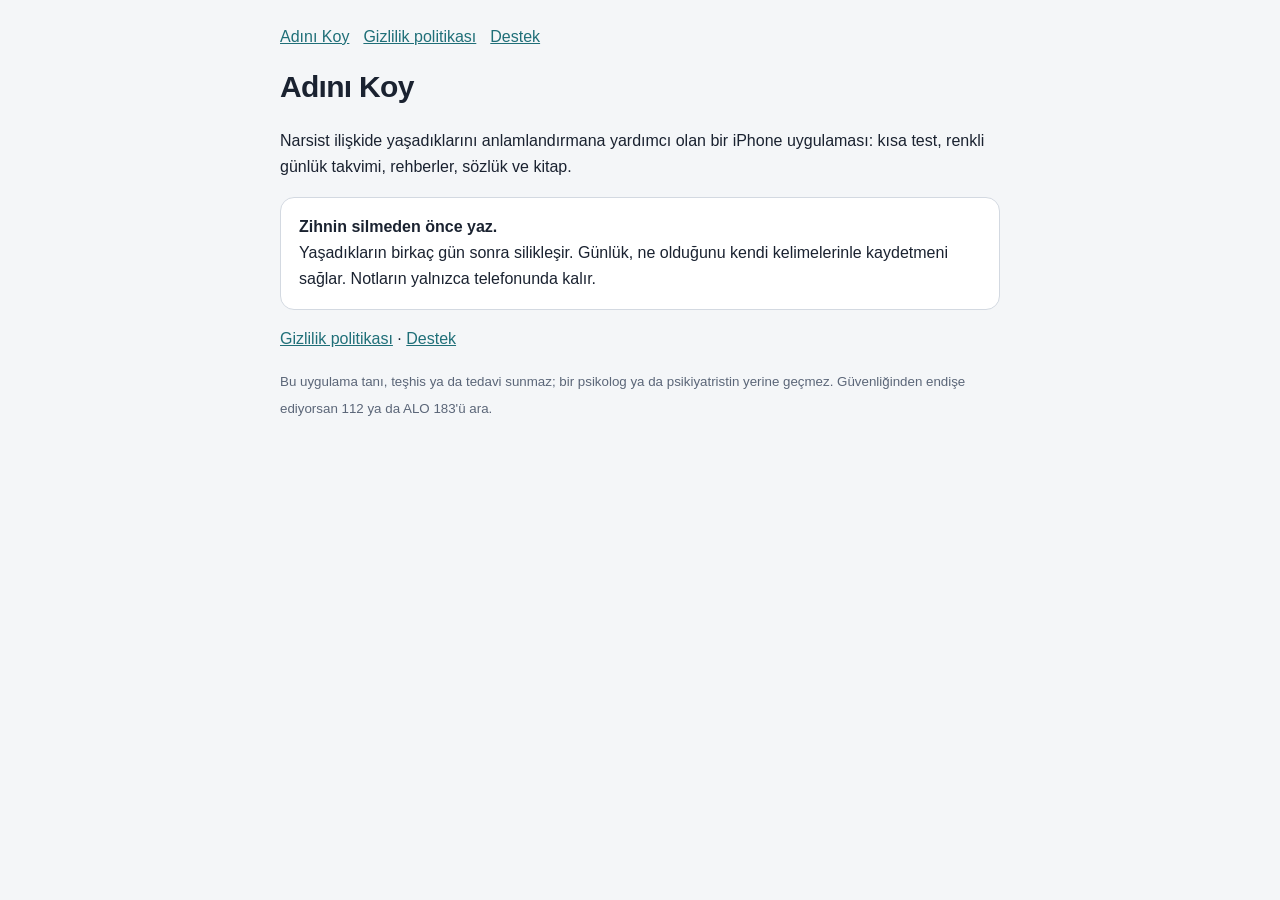
<file: index.html>
<!doctype html><html lang="tr"><head><meta charset="utf-8"><meta name="viewport" content="width=device-width,initial-scale=1"><title>Adını Koy</title><link rel="stylesheet" href="style.css"></head><body><nav><a href="index.html">Adını Koy</a><a href="gizlilik.html">Gizlilik politikası</a><a href="destek.html">Destek</a></nav> <h1>Adını Koy</h1>
<p>Narsist ilişkide yaşadıklarını anlamlandırmana yardımcı olan bir iPhone uygulaması: kısa test, renkli günlük takvimi, rehberler, sözlük ve kitap.</p>
<div class="card"><b>Zihnin silmeden önce yaz.</b><br>Yaşadıkların birkaç gün sonra silikleşir. Günlük, ne olduğunu kendi kelimelerinle kaydetmeni sağlar. Notların yalnızca telefonunda kalır.</div>
<p><a href="gizlilik.html">Gizlilik politikası</a> · <a href="destek.html">Destek</a></p>
<p><small>Bu uygulama tanı, teşhis ya da tedavi sunmaz; bir psikolog ya da psikiyatristin yerine geçmez. Güvenliğinden endişe ediyorsan 112 ya da ALO 183'ü ara.</small></p></body></html>
</file>
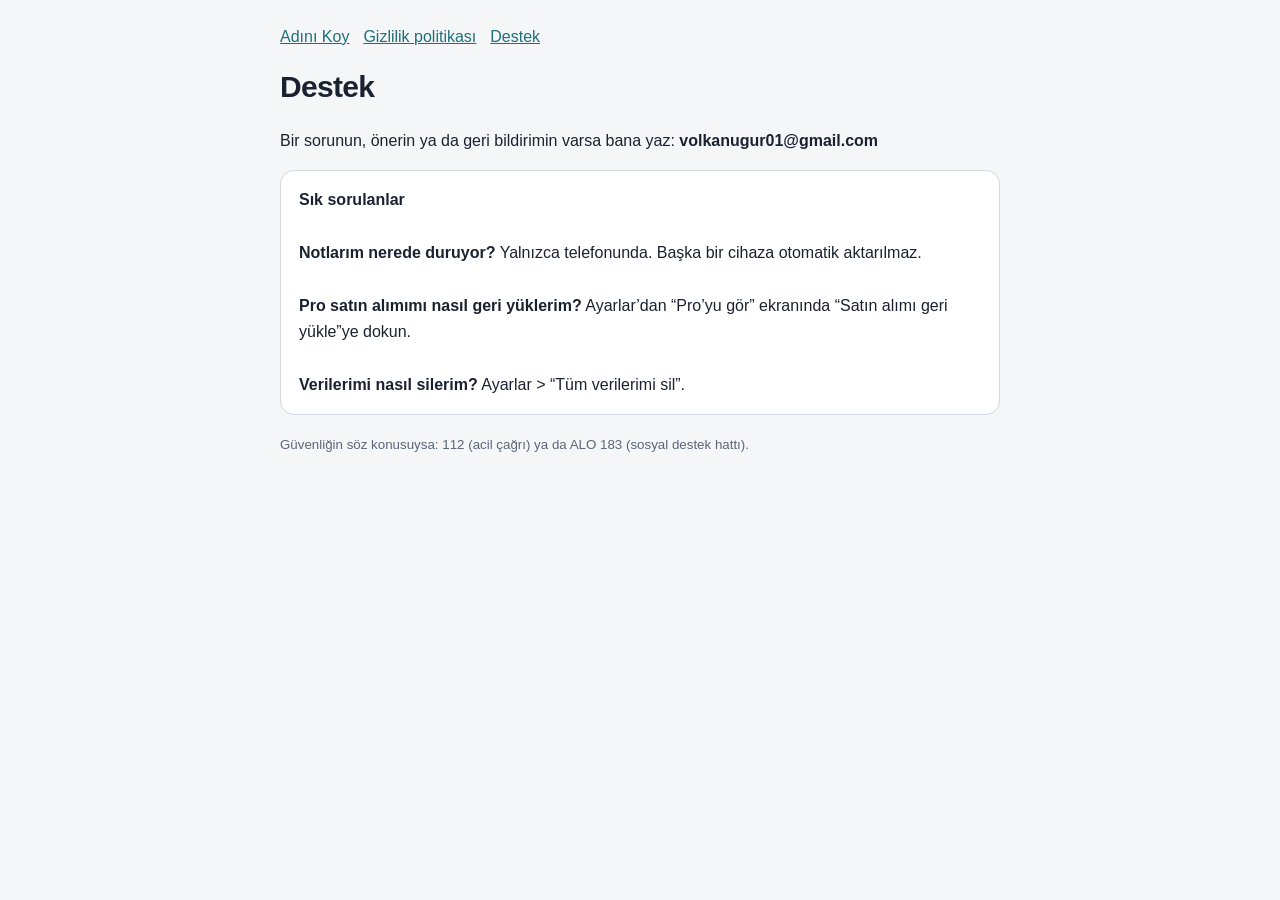
<file: destek.html>
<!doctype html><html lang="tr"><head><meta charset="utf-8"><meta name="viewport" content="width=device-width,initial-scale=1"><title>Destek — Adını Koy</title><link rel="stylesheet" href="style.css"></head><body><nav><a href="index.html">Adını Koy</a><a href="gizlilik.html">Gizlilik politikası</a><a href="destek.html">Destek</a></nav><h1>Destek</h1>
<p>Bir sorunun, önerin ya da geri bildirimin varsa bana yaz: <b>volkanugur01@gmail.com</b></p>
<div class="card"><b>Sık sorulanlar</b><br><br>
<b>Notlarım nerede duruyor?</b> Yalnızca telefonunda. Başka bir cihaza otomatik aktarılmaz.<br><br>
<b>Pro satın alımımı nasıl geri yüklerim?</b> Ayarlar’dan “Pro’yu gör” ekranında “Satın alımı geri yükle”ye dokun.<br><br>
<b>Verilerimi nasıl silerim?</b> Ayarlar > “Tüm verilerimi sil”.</div>
<p><small>Güvenliğin söz konusuysa: 112 (acil çağrı) ya da ALO 183 (sosyal destek hattı).</small></p></body></html>
</file>
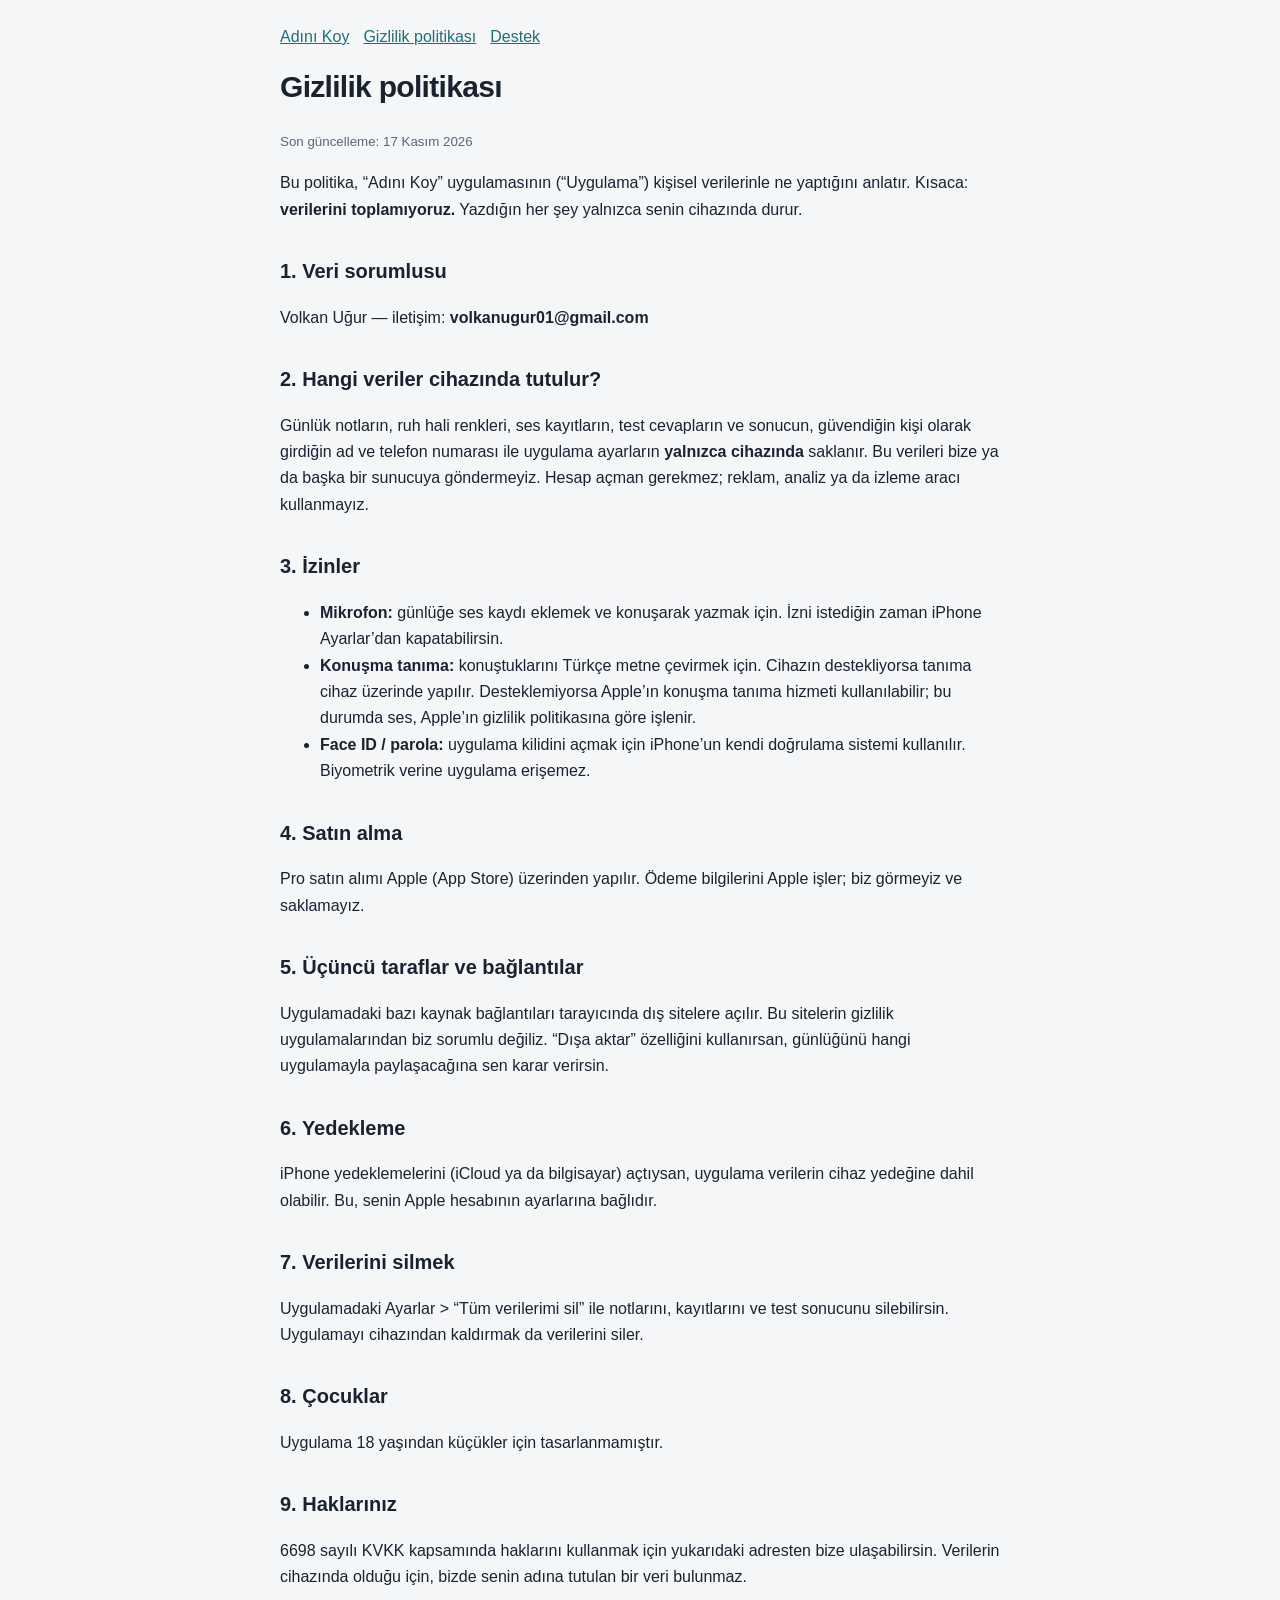
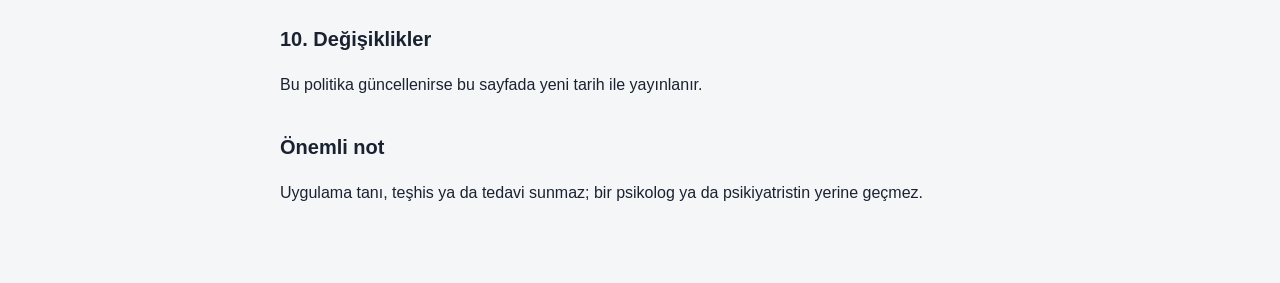
<file: gizlilik.html>
<!doctype html><html lang="tr"><head><meta charset="utf-8"><meta name="viewport" content="width=device-width,initial-scale=1"><title>Gizlilik politikası — Adını Koy</title><link rel="stylesheet" href="style.css"></head><body><nav><a href="index.html">Adını Koy</a><a href="gizlilik.html">Gizlilik politikası</a><a href="destek.html">Destek</a></nav><h1>Gizlilik politikası</h1>
<p><small>Son güncelleme: 17 Kasım 2026</small></p>
<p>Bu politika, “Adını Koy” uygulamasının (“Uygulama”) kişisel verilerinle ne yaptığını anlatır. Kısaca: <b>verilerini toplamıyoruz.</b> Yazdığın her şey yalnızca senin cihazında durur.</p>
<h2>1. Veri sorumlusu</h2>
<p>Volkan Uğur — iletişim: <b>volkanugur01@gmail.com</b></p>
<h2>2. Hangi veriler cihazında tutulur?</h2>
<p>Günlük notların, ruh hali renkleri, ses kayıtların, test cevapların ve sonucun, güvendiğin kişi olarak girdiğin ad ve telefon numarası ile uygulama ayarların <b>yalnızca cihazında</b> saklanır. Bu verileri bize ya da başka bir sunucuya göndermeyiz. Hesap açman gerekmez; reklam, analiz ya da izleme aracı kullanmayız.</p>
<h2>3. İzinler</h2>
<ul><li><b>Mikrofon:</b> günlüğe ses kaydı eklemek ve konuşarak yazmak için. İzni istediğin zaman iPhone Ayarlar’dan kapatabilirsin.</li>
<li><b>Konuşma tanıma:</b> konuştuklarını Türkçe metne çevirmek için. Cihazın destekliyorsa tanıma cihaz üzerinde yapılır. Desteklemiyorsa Apple’ın konuşma tanıma hizmeti kullanılabilir; bu durumda ses, Apple’ın gizlilik politikasına göre işlenir.</li>
<li><b>Face ID / parola:</b> uygulama kilidini açmak için iPhone’un kendi doğrulama sistemi kullanılır. Biyometrik verine uygulama erişemez.</li></ul>
<h2>4. Satın alma</h2>
<p>Pro satın alımı Apple (App Store) üzerinden yapılır. Ödeme bilgilerini Apple işler; biz görmeyiz ve saklamayız.</p>
<h2>5. Üçüncü taraflar ve bağlantılar</h2>
<p>Uygulamadaki bazı kaynak bağlantıları tarayıcında dış sitelere açılır. Bu sitelerin gizlilik uygulamalarından biz sorumlu değiliz. “Dışa aktar” özelliğini kullanırsan, günlüğünü hangi uygulamayla paylaşacağına sen karar verirsin.</p>
<h2>6. Yedekleme</h2>
<p>iPhone yedeklemelerini (iCloud ya da bilgisayar) açtıysan, uygulama verilerin cihaz yedeğine dahil olabilir. Bu, senin Apple hesabının ayarlarına bağlıdır.</p>
<h2>7. Verilerini silmek</h2>
<p>Uygulamadaki Ayarlar > “Tüm verilerimi sil” ile notlarını, kayıtlarını ve test sonucunu silebilirsin. Uygulamayı cihazından kaldırmak da verilerini siler.</p>
<h2>8. Çocuklar</h2>
<p>Uygulama 18 yaşından küçükler için tasarlanmamıştır.</p>
<h2>9. Haklarınız</h2>
<p>6698 sayılı KVKK kapsamında haklarını kullanmak için yukarıdaki adresten bize ulaşabilirsin. Verilerin cihazında olduğu için, bizde senin adına tutulan bir veri bulunmaz.</p>
<h2>10. Değişiklikler</h2>
<p>Bu politika güncellenirse bu sayfada yeni tarih ile yayınlanır.</p>
<h2>Önemli not</h2>
<p>Uygulama tanı, teşhis ya da tedavi sunmaz; bir psikolog ya da psikiyatristin yerine geçmez.</p></body></html>
</file>
<file: style.css>
body{font-family:-apple-system,BlinkMacSystemFont,"Segoe UI",Roboto,sans-serif;max-width:720px;margin:0 auto;padding:24px 20px 60px;line-height:1.65;color:#1A2230;background:#F4F6F8}
h1{font-size:30px;letter-spacing:-.7px;margin:.4em 0}h2{font-size:20px;margin-top:1.6em}
a{color:#1F6F78}nav a{margin-right:14px}.card{background:#fff;border:1px solid #D3D9E1;border-radius:14px;padding:16px 18px;margin:16px 0}
small{color:#5B6678}
@media(prefers-color-scheme:dark){body{background:#10151D;color:#E8ECF2}.card{background:#182029;border-color:#2A3441}a{color:#5EB7C0}small{color:#9AA6B8}}
</file>
